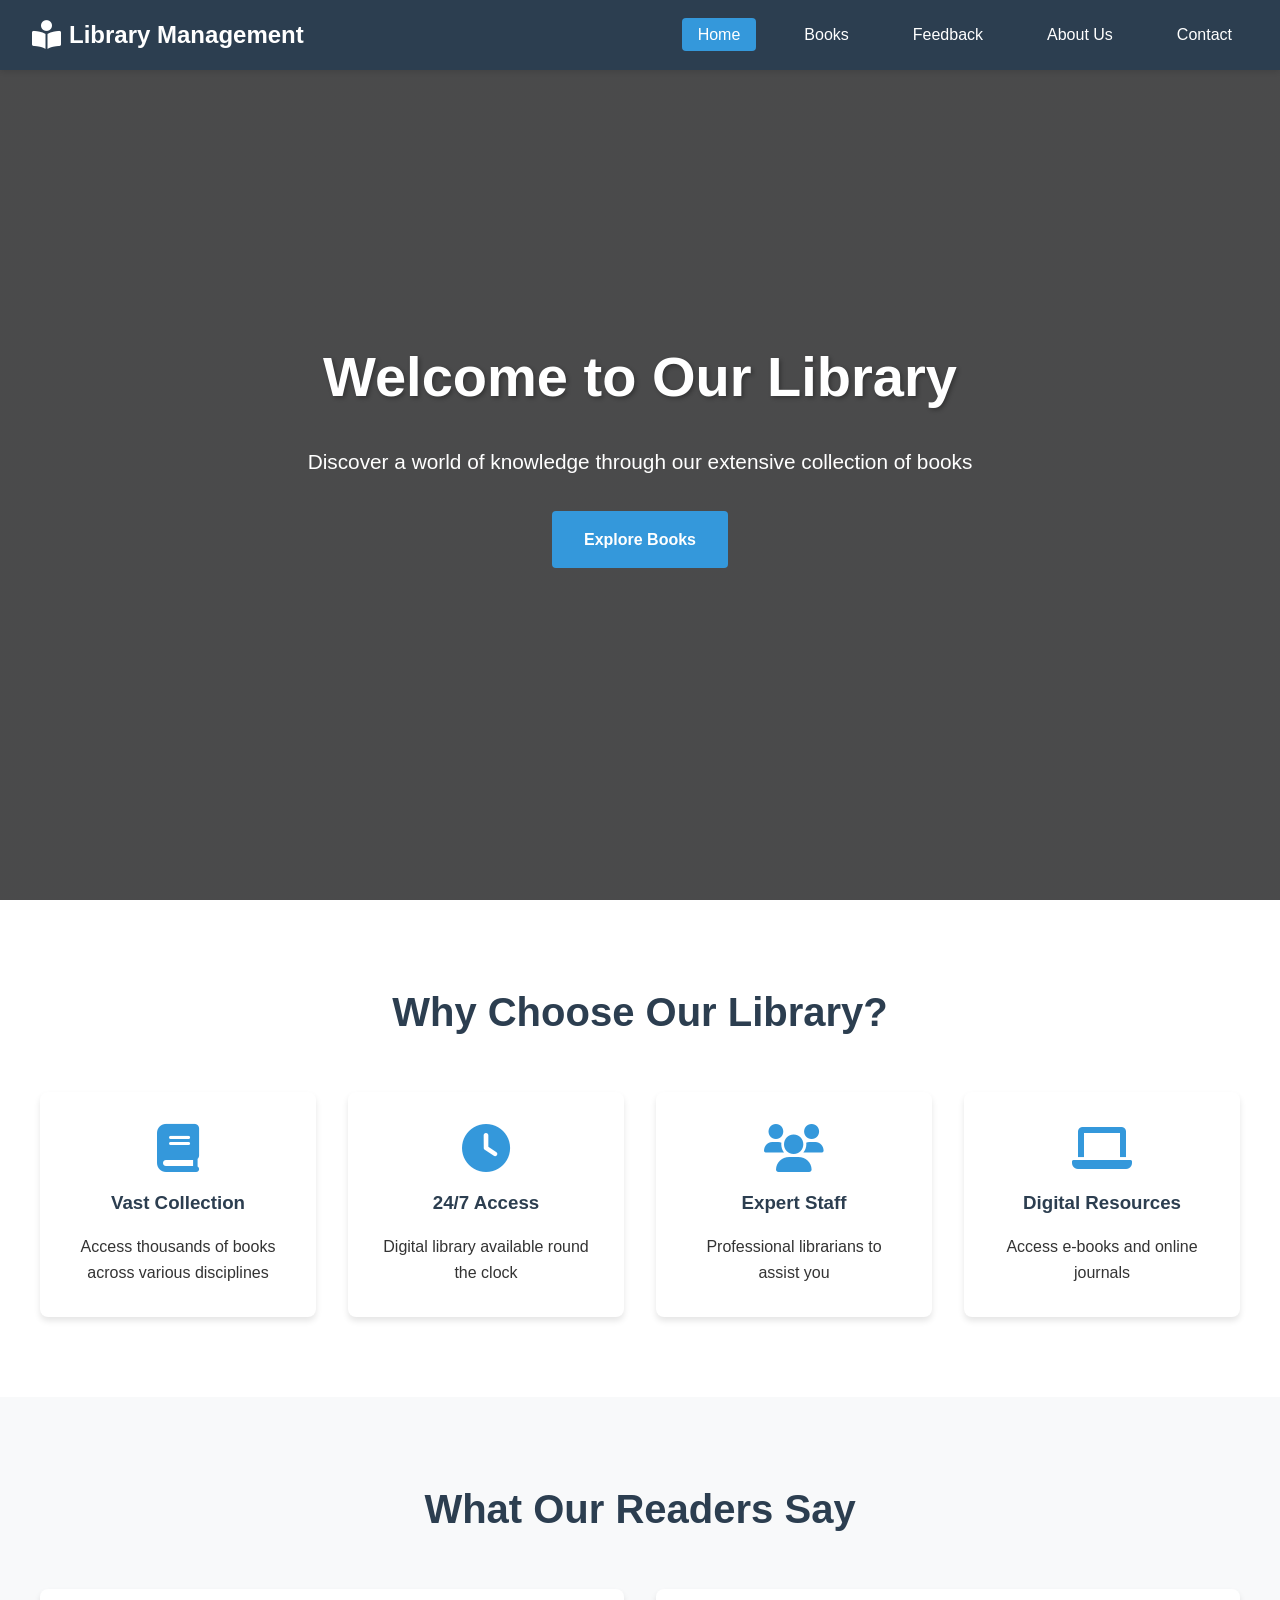
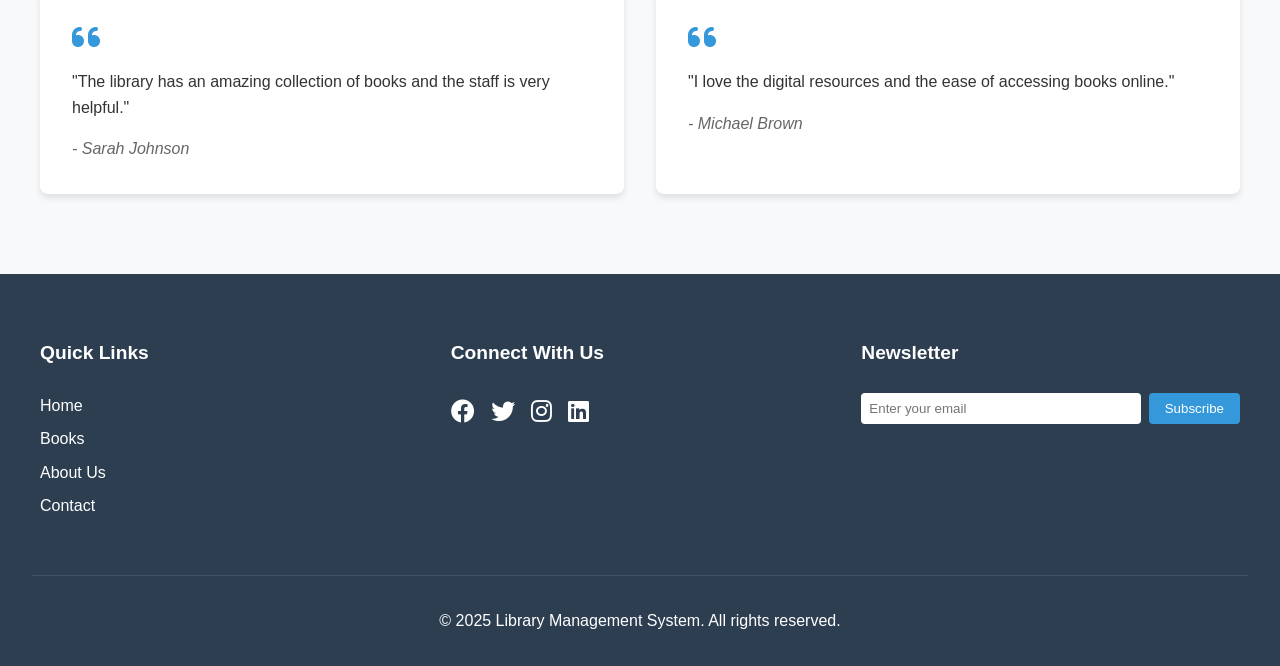
<file: index.html>
<!DOCTYPE html>
<html lang="en">
<head>
    <meta charset="UTF-8">
    <meta name="viewport" content="width=device-width, initial-scale=1.0">
    <title>Library Management System - Home</title>
    <link rel="stylesheet" href="styles.css">
    <link rel="stylesheet" href="https://cdnjs.cloudflare.com/ajax/libs/font-awesome/6.0.0/css/all.min.css">
</head>
<body>
    <nav class="navbar">
        <div class="logo">
            <i class="fas fa-book-reader"></i>
            Library Management
        </div>
        <ul class="nav-links">
            <li><a href="index.html" class="active">Home</a></li>
            <li><a href="books.html">Books</a></li>
            <li><a href="feedback.html">Feedback</a></li>
            <li><a href="about.html">About Us</a></li>
            <li><a href="contact.html">Contact</a></li>
        </ul>
    </nav>

    <section class="hero">
        <div class="hero-content">
            <h1>Welcome to Our Library</h1>
            <p>Discover a world of knowledge through our extensive collection of books</p>
            <a href="books.html" class="cta-button">Explore Books</a>
        </div>
    </section>

    <section class="features">
        <h2>Why Choose Our Library?</h2>
        <div class="features-grid">
            <div class="feature-card">
                <i class="fas fa-book"></i>
                <h3>Vast Collection</h3>
                <p>Access thousands of books across various disciplines</p>
            </div>
            <div class="feature-card">
                <i class="fas fa-clock"></i>
                <h3>24/7 Access</h3>
                <p>Digital library available round the clock</p>
            </div>
            <div class="feature-card">
                <i class="fas fa-users"></i>
                <h3>Expert Staff</h3>
                <p>Professional librarians to assist you</p>
            </div>
            <div class="feature-card">
                <i class="fas fa-laptop"></i>
                <h3>Digital Resources</h3>
                <p>Access e-books and online journals</p>
            </div>
        </div>
    </section>


    <section class="testimonials">
        <h2>What Our Readers Say</h2>
        <div class="testimonial-grid">
            <div class="testimonial-card">
                <i class="fas fa-quote-left"></i>
                <p>"The library has an amazing collection of books and the staff is very helpful."</p>
                <div class="testimonial-author">- Sarah Johnson</div>
            </div>
            <div class="testimonial-card">
                <i class="fas fa-quote-left"></i>
                <p>"I love the digital resources and the ease of accessing books online."</p>
                <div class="testimonial-author">- Michael Brown</div>
            </div>
        </div>
    </section>

    <footer>
        <div class="footer-content">
            <div class="footer-section">
                <h3>Quick Links</h3>
                <ul>
                    <li><a href="index.html">Home</a></li>
                    <li><a href="books.html">Books</a></li>
                    <li><a href="about.html">About Us</a></li>
                    <li><a href="contact.html">Contact</a></li>
                </ul>
            </div>
            <div class="footer-section">
                <h3>Connect With Us</h3>
                <div class="social-links">
                    <a href="https://www.facebook.com/login.php/"><i class="fab fa-facebook"></i></a>
                    <a href="https://x.com/i/flow/login"><i class="fab fa-twitter"></i></a>
                    <a href="https://www.instagram.com/accounts/login/?hl=en"><i class="fab fa-instagram"></i></a>
                    <a href="https://www.linkedin.com/login"><i class="fab fa-linkedin"></i></a>
                </div>
            </div>
            <div class="footer-section">
                <h3>Newsletter</h3>
                <form class="newsletter-form">
                    <input type="email" placeholder="Enter your email">
                    <button type="submit">Subscribe</button>
                </form>
            </div>
        </div>
        <div class="footer-bottom">
            <p>&copy; 2025 Library Management System. All rights reserved.</p>
        </div>
    </footer>
</body>
</html>
</file>
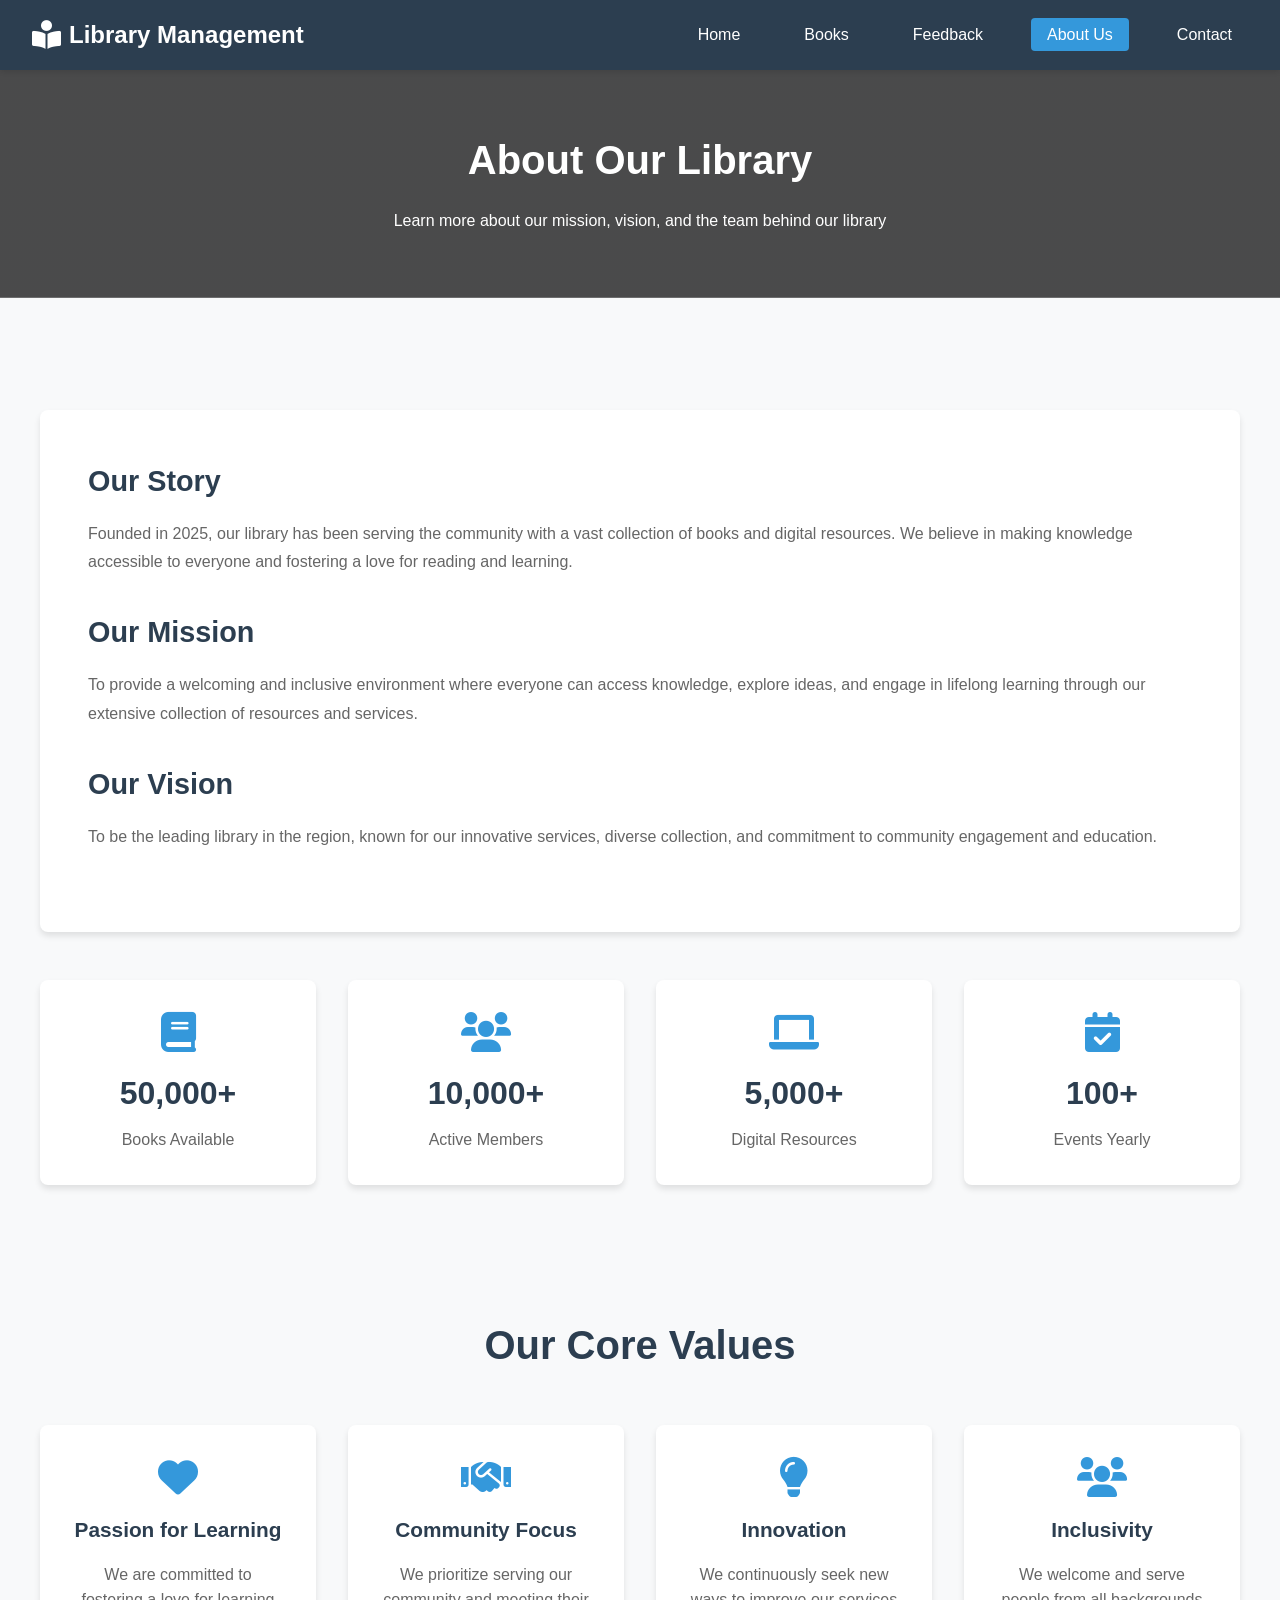
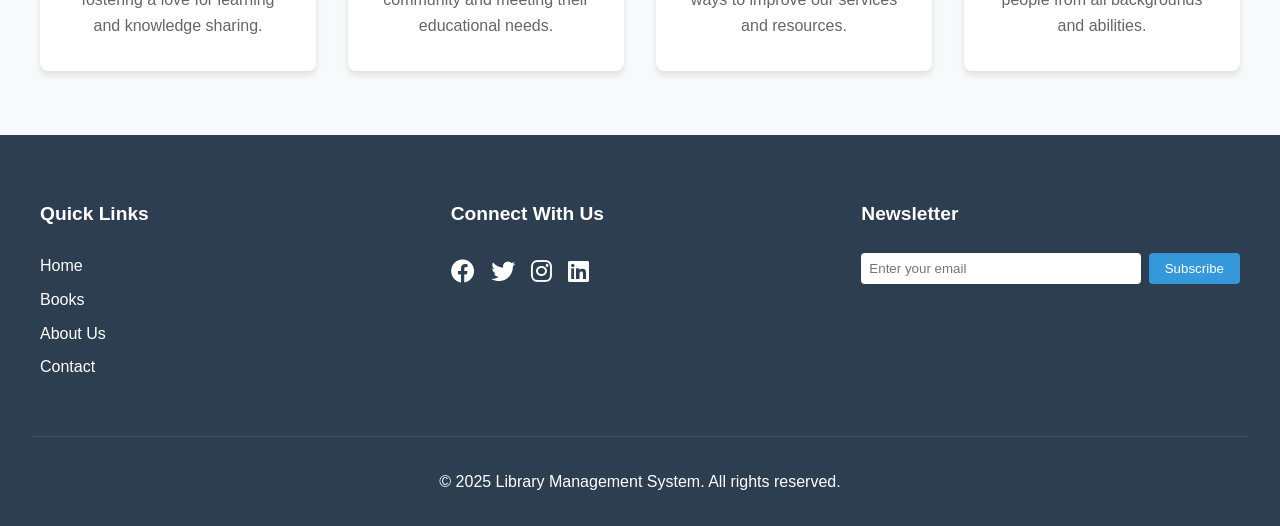
<file: about.html>
<!DOCTYPE html>
<html lang="en">
<head>
    <meta charset="UTF-8">
    <meta name="viewport" content="width=device-width, initial-scale=1.0">
    <title>Library Management System - About Us</title>
    <link rel="stylesheet" href="styles.css">
    <link rel="stylesheet" href="https://cdnjs.cloudflare.com/ajax/libs/font-awesome/6.0.0/css/all.min.css">
</head>
<body>
    <nav class="navbar">
        <div class="logo">
            <i class="fas fa-book-reader"></i>
            Library Management
        </div>
        <ul class="nav-links">
            <li><a href="index.html">Home</a></li>
            <li><a href="books.html">Books</a></li>
            <li><a href="feedback.html">Feedback</a></li>
            <li><a href="about.html" class="active">About Us</a></li>
            <li><a href="contact.html">Contact</a></li>
        </ul>
    </nav>

    <section class="page-header">
        <h1>About Our Library</h1>
        <p>Learn more about our mission, vision, and the team behind our library</p>
    </section>

    <section class="about-section">
        <div class="about-container">
            <div class="about-content">
                <h2>Our Story</h2>
                <p>Founded in 2025, our library has been serving the community with a vast collection of books and digital resources. We believe in making knowledge accessible to everyone and fostering a love for reading and learning.</p>
                
                <h2>Our Mission</h2>
                <p>To provide a welcoming and inclusive environment where everyone can access knowledge, explore ideas, and engage in lifelong learning through our extensive collection of resources and services.</p>

                <h2>Our Vision</h2>
                <p>To be the leading library in the region, known for our innovative services, diverse collection, and commitment to community engagement and education.</p>
            </div>

            <div class="stats-grid">
                <div class="stat-card">
                    <i class="fas fa-book"></i>
                    <h3>50,000+</h3>
                    <p>Books Available</p>
                </div>
                <div class="stat-card">
                    <i class="fas fa-users"></i>
                    <h3>10,000+</h3>
                    <p>Active Members</p>
                </div>
                <div class="stat-card">
                    <i class="fas fa-laptop"></i>
                    <h3>5,000+</h3>
                    <p>Digital Resources</p>
                </div>
                <div class="stat-card">
                    <i class="fas fa-calendar-check"></i>
                    <h3>100+</h3>
                    <p>Events Yearly</p>
                </div>
            </div>
        </div>
    </section>
    
    <section class="values-section">
        <h2>Our Core Values</h2>
        <div class="values-grid">
            <div class="value-card">
                <i class="fas fa-heart"></i>
                <h3>Passion for Learning</h3>
                <p>We are committed to fostering a love for learning and knowledge sharing.</p>
            </div>
            <div class="value-card">
                <i class="fas fa-handshake"></i>
                <h3>Community Focus</h3>
                <p>We prioritize serving our community and meeting their educational needs.</p>
            </div>
            <div class="value-card">
                <i class="fas fa-lightbulb"></i>
                <h3>Innovation</h3>
                <p>We continuously seek new ways to improve our services and resources.</p>
            </div>
            <div class="value-card">
                <i class="fas fa-users"></i>
                <h3>Inclusivity</h3>
                <p>We welcome and serve people from all backgrounds and abilities.</p>
            </div>
        </div>
    </section>

    <footer>
        <div class="footer-content">
            <div class="footer-section">
                <h3>Quick Links</h3>
                <ul>
                    <li><a href="index.html">Home</a></li>
                    <li><a href="books.html">Books</a></li>
                    <li><a href="about.html">About Us</a></li>
                    <li><a href="contact.html">Contact</a></li>
                </ul>
            </div>
            <div class="footer-section">
                <h3>Connect With Us</h3>
                <div class="social-links">
                    <a href="#"><i class="fab fa-facebook"></i></a>
                    <a href="#"><i class="fab fa-twitter"></i></a>
                    <a href="#"><i class="fab fa-instagram"></i></a>
                    <a href="#"><i class="fab fa-linkedin"></i></a>
                </div>
            </div>
            <div class="footer-section">
                <h3>Newsletter</h3>
                <form class="newsletter-form">
                    <input type="email" placeholder="Enter your email">
                    <button type="submit">Subscribe</button>
                </form>
            </div>
        </div>
        <div class="footer-bottom">
            <p>&copy; 2025 Library Management System. All rights reserved.</p>
        </div>
    </footer>
</body>
</html>
</file>
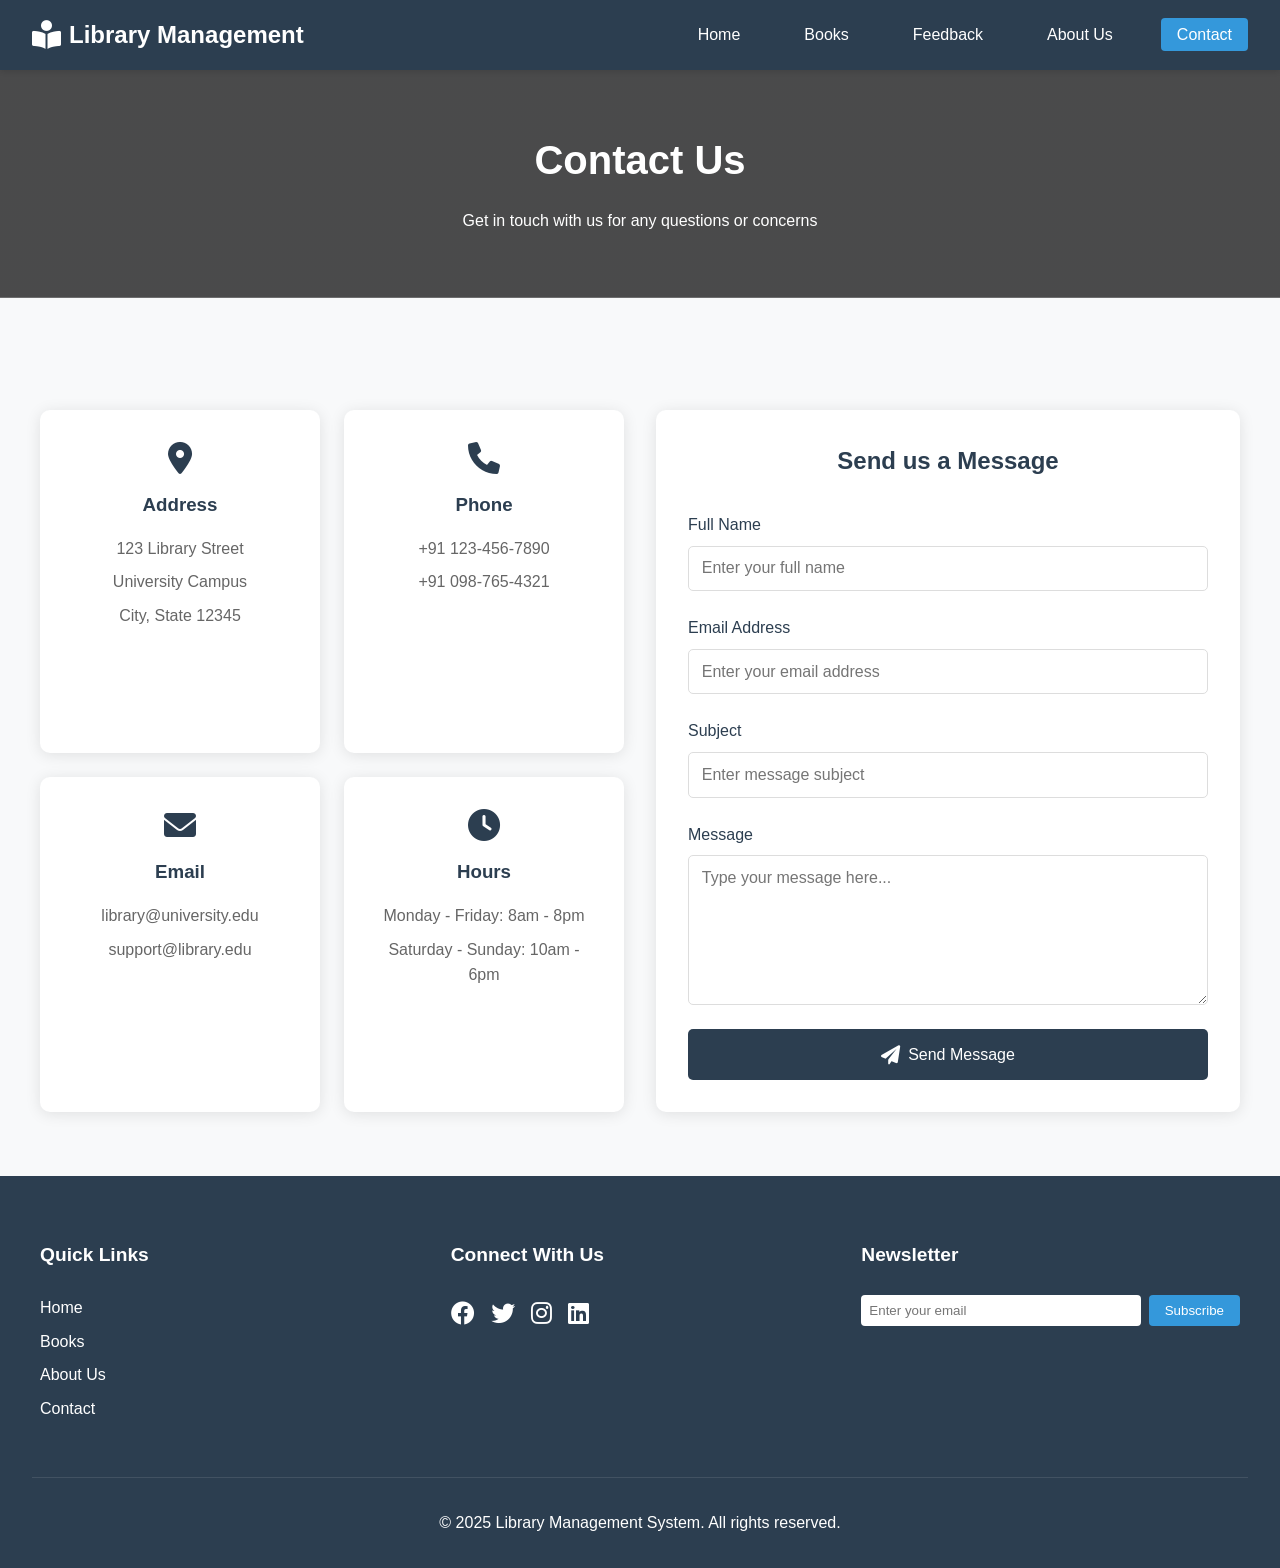
<file: contact.html>
<!DOCTYPE html>
<html lang="en">
<head>
    <meta charset="UTF-8">
    <meta name="viewport" content="width=device-width, initial-scale=1.0">
    <title>Library Management System - Contact</title>
    <link rel="stylesheet" href="styles.css">
    <link rel="stylesheet" href="https://cdnjs.cloudflare.com/ajax/libs/font-awesome/6.0.0/css/all.min.css">
</head>
<body>
    <nav class="navbar">
        <div class="logo">
            <i class="fas fa-book-reader"></i>
            Library Management
        </div>
        <ul class="nav-links">
            <li><a href="index.html">Home</a></li>
            <li><a href="books.html">Books</a></li>
            <li><a href="feedback.html">Feedback</a></li>
            <li><a href="about.html">About Us</a></li>
            <li><a href="contact.html" class="active">Contact</a></li>
        </ul>
    </nav>

    <section class="page-header">
        <h1>Contact Us</h1>
        <p>Get in touch with us for any questions or concerns</p>
    </section>

    <section class="contact-section">
        <div class="contact-container">
            <div class="contact-info">
                <div class="info-card">
                    <i class="fas fa-map-marker-alt"></i>
                    <h3>Address</h3>
                    <p>123 Library Street</p>
                    <p>University Campus</p>
                    <p>City, State 12345</p>
                </div>
                <div class="info-card">
                    <i class="fas fa-phone"></i>
                    <h3>Phone</h3>
                    <p>+91 123-456-7890</p>
                    <p>+91 098-765-4321</p>
                </div>
                <div class="info-card">
                    <i class="fas fa-envelope"></i>
                    <h3>Email</h3>
                    <p>library@university.edu</p>
                    <p>support@library.edu</p>
                </div>
                <div class="info-card">
                    <i class="fas fa-clock"></i>
                    <h3>Hours</h3>
                    <p>Monday - Friday: 8am - 8pm</p>
                    <p>Saturday - Sunday: 10am - 6pm</p>
                </div>
            </div>

            <div class="contact-form-container">
                <h2>Send us a Message</h2>
                <form class="contact-form">
                    <div class="form-group">
                        <label for="name">Full Name</label>
                        <input type="text" id="name" name="name" required placeholder="Enter your full name">
                    </div>
                    <div class="form-group">
                        <label for="email">Email Address</label>
                        <input type="email" id="email" name="email" required placeholder="Enter your email address">
                    </div>
                    <div class="form-group">
                        <label for="subject">Subject</label>
                        <input type="text" id="subject" name="subject" required placeholder="Enter message subject">
                    </div>
                    <div class="form-group">
                        <label for="message">Message</label>
                        <textarea id="message" name="message" required placeholder="Type your message here..."></textarea>
                    </div>
                    <button type="submit" class="submit-btn">
                        <i class="fas fa-paper-plane"></i>
                        Send Message
                    </button>
                </form>
            </div>
        </div>
    </section>



    <footer>
        <div class="footer-content">
            <div class="footer-section">
                <h3>Quick Links</h3>
                <ul>
                    <li><a href="index.html">Home</a></li>
                    <li><a href="books.html">Books</a></li>
                    <li><a href="about.html">About Us</a></li>
                    <li><a href="contact.html">Contact</a></li>
                </ul>
            </div>
            <div class="footer-section">
                <h3>Connect With Us</h3>
                <div class="social-links">
                    <a href="#"><i class="fab fa-facebook"></i></a>
                    <a href="#"><i class="fab fa-twitter"></i></a>
                    <a href="#"><i class="fab fa-instagram"></i></a>
                    <a href="#"><i class="fab fa-linkedin"></i></a>
                </div>
            </div>
            <div class="footer-section">
                <h3>Newsletter</h3>
                <form class="newsletter-form">
                    <input type="email" placeholder="Enter your email">
                    <button type="submit">Subscribe</button>
                </form>
            </div>
        </div>
        <div class="footer-bottom">
            <p>&copy; 2025 Library Management System. All rights reserved.</p>
        </div>
    </footer>
</body>
</html>
</file>
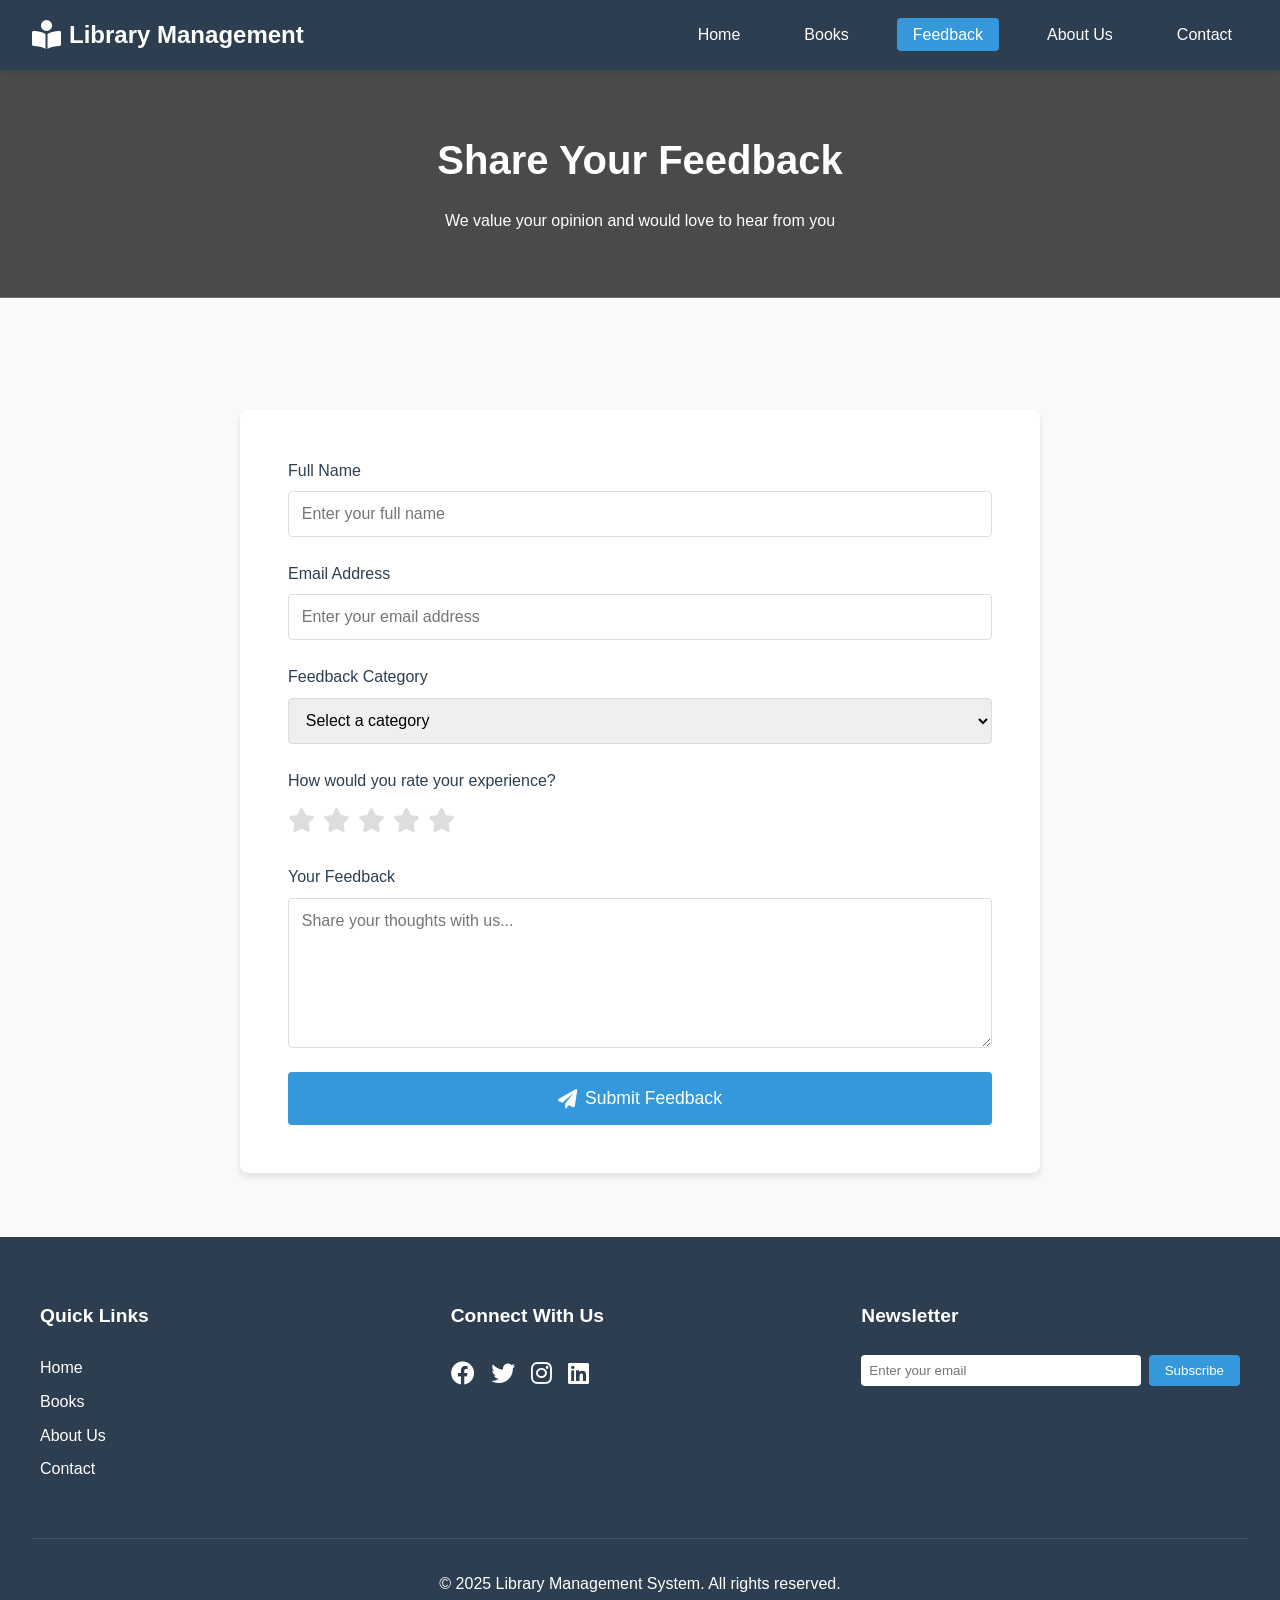
<file: feedback.html>
<!DOCTYPE html>
<html lang="en">
<head>
    <meta charset="UTF-8">
    <meta name="viewport" content="width=device-width, initial-scale=1.0">
    <title>Library Management System - Feedback</title>
    <link rel="stylesheet" href="styles.css">
    <link rel="stylesheet" href="https://cdnjs.cloudflare.com/ajax/libs/font-awesome/6.0.0/css/all.min.css">
</head>
<body>
    <nav class="navbar">
        <div class="logo">
            <i class="fas fa-book-reader"></i>
            Library Management
        </div>
        <ul class="nav-links">
            <li><a href="index.html">Home</a></li>
            <li><a href="books.html">Books</a></li>
            <li><a href="feedback.html" class="active">Feedback</a></li>
            <li><a href="about.html">About Us</a></li>
            <li><a href="contact.html">Contact</a></li>
        </ul>
    </nav>

    <section class="page-header">
        <h1>Share Your Feedback</h1>
        <p>We value your opinion and would love to hear from you</p>
    </section>

    <section class="feedback-section">
        <div class="feedback-container">
            <form class="feedback-form">
                <div class="form-group">
                    <label for="name">Full Name</label>
                    <input type="text" id="name" name="name" required placeholder="Enter your full name">
                </div>
                <div class="form-group">
                    <label for="email">Email Address</label>
                    <input type="email" id="email" name="email" required placeholder="Enter your email address">
                </div>
                <div class="form-group">
                    <label for="category">Feedback Category</label>
                    <select id="category" name="category" required>
                        <option value="">Select a category</option>
                        <option value="service">Library Services</option>
                        <option value="books">Book Collection</option>
                        <option value="facility">Facilities</option>
                        <option value="staff">Staff Behavior</option>
                        <option value="other">Other</option>
                    </select>
                </div>
                <div class="form-group">
                    <label for="rating">How would you rate your experience?</label>
                    <div class="rating">
                        <input type="radio" id="star5" name="rating" value="5">
                        <label for="star5"><i class="fas fa-star"></i></label>
                        <input type="radio" id="star4" name="rating" value="4">
                        <label for="star4"><i class="fas fa-star"></i></label>
                        <input type="radio" id="star3" name="rating" value="3">
                        <label for="star3"><i class="fas fa-star"></i></label>
                        <input type="radio" id="star2" name="rating" value="2">
                        <label for="star2"><i class="fas fa-star"></i></label>
                        <input type="radio" id="star1" name="rating" value="1">
                        <label for="star1"><i class="fas fa-star"></i></label>
                    </div>
                </div>
                <div class="form-group">
                    <label for="message">Your Feedback</label>
                    <textarea id="message" name="message" required placeholder="Share your thoughts with us..."></textarea>
                </div>
                <button type="submit" class="submit-btn">
                    <i class="fas fa-paper-plane"></i>
                    Submit Feedback
                </button>
            </form>
        </div>
    </section>

    <footer>
        <div class="footer-content">
            <div class="footer-section">
                <h3>Quick Links</h3>
                <ul>
                    <li><a href="index.html">Home</a></li>
                    <li><a href="books.html">Books</a></li>
                    <li><a href="about.html">About Us</a></li>
                    <li><a href="contact.html">Contact</a></li>
                </ul>
            </div>
            <div class="footer-section">
                <h3>Connect With Us</h3>
                <div class="social-links">
                    <a href="#"><i class="fab fa-facebook"></i></a>
                    <a href="#"><i class="fab fa-twitter"></i></a>
                    <a href="#"><i class="fab fa-instagram"></i></a>
                    <a href="#"><i class="fab fa-linkedin"></i></a>
                </div>
            </div>
            <div class="footer-section">
                <h3>Newsletter</h3>
                <form class="newsletter-form">
                    <input type="email" placeholder="Enter your email">
                    <button type="submit">Subscribe</button>
                </form>
            </div>
        </div>
        <div class="footer-bottom">
            <p>&copy; 2025 Library Management System. All rights reserved.</p>
        </div>
    </footer>
</body>
</html>
</file>
<file: styles.css>
/* Reset and base styles */
* {
    margin: 0;
    padding: 0;
    box-sizing: border-box;
    font-family: 'Arial', sans-serif;
}

body {
    line-height: 1.6;
    color: #333;
    background-color: #f8f9fa;
}

/* Navbar styles */
.navbar {
    background-color: #2c3e50;
    padding: 1rem 2rem;
    position: fixed;
    width: 100%;
    top: 0;
    z-index: 1000;
    display: flex;
    justify-content: space-between;
    align-items: center;
    box-shadow: 0 2px 5px rgba(0,0,0,0.1);
}

.logo {
    color: white;
    font-size: 1.5rem;
    font-weight: bold;
    display: flex;
    align-items: center;
    gap: 0.5rem;
}

.logo i {
    font-size: 1.8rem;
}

.nav-links {
    display: flex;
    list-style: none;
    gap: 2rem;
}

.nav-links a {
    color: white;
    text-decoration: none;
    font-weight: 500;
    transition: all 0.3s ease;
    padding: 0.5rem 1rem;
    border-radius: 4px;
}

.nav-links a:hover, .nav-links a.active {
    background-color: #3498db;
    color: white;
}

/* Hero section */
.hero {
    background: linear-gradient(rgba(0,0,0,0.7), rgba(0,0,0,0.7)), url('https://images.unsplash.com/photo-1507842217343-583bb7270b66?ixlib=rb-1.2.1&auto=format&fit=crop&w=1350&q=80');
    background-size: cover;
    background-position: center;
    height: 100vh;
    display: flex;
    flex-direction: column;
    justify-content: center;
    align-items: center;
    text-align: center;
    color: white;
    padding: 0 1rem;
    margin-top: 0;
}

.hero-content {
    max-width: 800px;
}

.hero h1 {
    font-size: 3.5rem;
    margin-bottom: 1.5rem;
    text-shadow: 2px 2px 4px rgba(0,0,0,0.3);
}

.hero p {
    font-size: 1.3rem;
    margin-bottom: 2rem;
}

.cta-button {
    display: inline-block;
    padding: 1rem 2rem;
    background-color: #3498db;
    color: white;
    text-decoration: none;
    border-radius: 4px;
    font-weight: bold;
    transition: all 0.3s ease;
}

.cta-button:hover {
    background-color: #2980b9;
    transform: translateY(-2px);
}

/* Features section */
.features {
    padding: 5rem 2rem;
    background-color: white;
}

.features h2 {
    text-align: center;
    margin-bottom: 3rem;
    color: #2c3e50;
    font-size: 2.5rem;
}

.features-grid {
    display: grid;
    grid-template-columns: repeat(auto-fit, minmax(250px, 1fr));
    gap: 2rem;
    max-width: 1200px;
    margin: 0 auto;
}

.feature-card {
    text-align: center;
    padding: 2rem;
    background: white;
    border-radius: 8px;
    box-shadow: 0 4px 6px rgba(0,0,0,0.1);
    transition: transform 0.3s ease;
}

.feature-card:hover {
    transform: translateY(-10px);
}

.feature-card i {
    font-size: 3rem;
    color: #3498db;
    margin-bottom: 1rem;
}

.feature-card h3 {
    color: #2c3e50;
    margin-bottom: 1rem;
}

/* Books section */
.page-header {
    background: linear-gradient(rgba(0,0,0,0.7), rgba(0,0,0,0.7)), url('https://images.unsplash.com/photo-1507842217343-583bb7270b66?ixlib=rb-1.2.1&auto=format&fit=crop&w=1350&q=80');
    background-size: cover;
    background-position: center;
    color: white;
    text-align: center;
    padding: 8rem 2rem 4rem;
    margin-bottom: 3rem;
}

.page-header h1 {
    font-size: 2.5rem;
    margin-bottom: 1rem;
}

.books-section {
    padding: 2rem;
    max-width: 1200px;
    margin: 0 auto;
}

.department {
    margin-bottom: 4rem;
}

.department h2 {
    color: #2c3e50;
    margin-bottom: 2rem;
    text-align: center;
    font-size: 2rem;
}

.book-grid {
    display: grid;
    grid-template-columns: repeat(auto-fit, minmax(250px, 1fr));
    gap: 2rem;
}

.book-card {
    background: white;
    border-radius: 8px;
    overflow: hidden;
    box-shadow: 0 4px 6px rgba(0,0,0,0.1);
    transition: transform 0.3s ease;
}

.book-card:hover {
    transform: translateY(-5px);
}

.book-card img {
    width: 100%;
    height: 300px;
    object-fit: cover;
}

.book-card h4 {
    padding: 1rem;
    color: #2c3e50;
    font-size: 1.2rem;
}

.book-card p {
    padding: 0 1rem;
    color: #666;
}

.book-details {
    padding: 1rem;
    display: flex;
    justify-content: space-between;
    align-items: center;
    border-top: 1px solid #eee;
}

.availability {
    padding: 0.3rem 0.8rem;
    border-radius: 20px;
    font-size: 0.9rem;
}

.available {
    background-color: #2ecc71;
    color: white;
}

.unavailable {
    background-color: #e74c3c;
    color: white;
}

.borrow-btn {
    padding: 0.5rem 1rem;
    background-color: #3498db;
    color: white;
    border: none;
    border-radius: 4px;
    cursor: pointer;
    transition: background-color 0.3s ease;
}

.borrow-btn:hover:not([disabled]) {
    background-color: #2980b9;
}

.borrow-btn[disabled] {
    background-color: #bdc3c7;
    cursor: not-allowed;
}

/* Testimonials section */
.testimonials {
    padding: 5rem 2rem;
    background-color: #f8f9fa;
}

.testimonials h2 {
    text-align: center;
    margin-bottom: 3rem;
    color: #2c3e50;
    font-size: 2.5rem;
}

.testimonial-grid {
    display: grid;
    grid-template-columns: repeat(auto-fit, minmax(300px, 1fr));
    gap: 2rem;
    max-width: 1200px;
    margin: 0 auto;
}

.testimonial-card {
    background: white;
    padding: 2rem;
    border-radius: 8px;
    box-shadow: 0 4px 6px rgba(0,0,0,0.1);
}

.testimonial-card i {
    color: #3498db;
    font-size: 2rem;
    margin-bottom: 1rem;
}

.testimonial-author {
    margin-top: 1rem;
    color: #666;
    font-style: italic;
}

/* Footer */
footer {
    background-color: #2c3e50;
    color: white;
    padding: 4rem 2rem 2rem;
}

.footer-content {
    display: grid;
    grid-template-columns: repeat(auto-fit, minmax(250px, 1fr));
    gap: 2rem;
    max-width: 1200px;
    margin: 0 auto;
}

.footer-section h3 {
    margin-bottom: 1.5rem;
    font-size: 1.2rem;
}

.footer-section ul {
    list-style: none;
}

.footer-section ul li {
    margin-bottom: 0.5rem;
}

.footer-section a {
    color: white;
    text-decoration: none;
    transition: color 0.3s ease;
}

.footer-section a:hover {
    color: #3498db;
}

.social-links {
    display: flex;
    gap: 1rem;
}

.social-links a {
    color: white;
    font-size: 1.5rem;
    transition: color 0.3s ease;
}

.social-links a:hover {
    color: #3498db;
}

.newsletter-form {
    display: flex;
    gap: 0.5rem;
}

.newsletter-form input {
    padding: 0.5rem;
    border: none;
    border-radius: 4px;
    flex: 1;
}

.newsletter-form button {
    padding: 0.5rem 1rem;
    background-color: #3498db;
    color: white;
    border: none;
    border-radius: 4px;
    cursor: pointer;
    transition: background-color 0.3s ease;
}

.newsletter-form button:hover {
    background-color: #2980b9;
}

.footer-bottom {
    text-align: center;
    margin-top: 3rem;
    padding-top: 2rem;
    border-top: 1px solid rgba(255,255,255,0.1);
}

/* Responsive design */
@media (max-width: 768px) {
    .navbar {
        flex-direction: column;
        padding: 1rem;
    }

    .nav-links {
        margin-top: 1rem;
        gap: 1rem;
        flex-wrap: wrap;
        justify-content: center;
    }

    .hero h1 {
        font-size: 2.5rem;
    }

    .features-grid,
    .book-grid,
    .testimonial-grid {
        grid-template-columns: 1fr;
    }

    .footer-content {
        grid-template-columns: 1fr;
        text-align: center;
    }

    .social-links {
        justify-content: center;
    }

    .newsletter-form {
        flex-direction: column;
    }
}

/* Feedback section */
.feedback-section {
    padding: 4rem 2rem;
    background-color: #f8f9fa;
}

.feedback-container {
    max-width: 800px;
    margin: 0 auto;
    background: white;
    padding: 3rem;
    border-radius: 8px;
    box-shadow: 0 4px 6px rgba(0,0,0,0.1);
}

.feedback-form {
    display: flex;
    flex-direction: column;
    gap: 1.5rem;
}

.form-group {
    display: flex;
    flex-direction: column;
    gap: 0.5rem;
}

.form-group label {
    color: #2c3e50;
    font-weight: 500;
}

.form-group input,
.form-group select,
.form-group textarea {
    padding: 0.8rem;
    border: 1px solid #ddd;
    border-radius: 4px;
    font-size: 1rem;
    transition: border-color 0.3s ease;
}

.form-group input:focus,
.form-group select:focus,
.form-group textarea:focus {
    outline: none;
    border-color: #3498db;
}

.form-group textarea {
    height: 150px;
    resize: vertical;
}

/* Rating system */
.rating {
    display: flex;
    flex-direction: row-reverse;
    justify-content: flex-end;
    gap: 0.5rem;
}

.rating input {
    display: none;
}

.rating label {
    cursor: pointer;
    font-size: 1.5rem;
    color: #ddd;
    transition: color 0.3s ease;
}

.rating label:hover,
.rating label:hover ~ label,
.rating input:checked ~ label {
    color: #f1c40f;
}

.submit-btn {
    display: flex;
    align-items: center;
    justify-content: center;
    gap: 0.5rem;
    padding: 1rem 2rem;
    background-color: #3498db;
    color: white;
    border: none;
    border-radius: 4px;
    font-size: 1.1rem;
    cursor: pointer;
    transition: all 0.3s ease;
}

.submit-btn:hover {
    background-color: #2980b9;
    transform: translateY(-2px);
}

.submit-btn i {
    font-size: 1.2rem;
}

/* About section */
.about-section {
    padding: 4rem 2rem;
    background-color: #f8f9fa;
}

.about-container {
    max-width: 1200px;
    margin: 0 auto;
}

.about-content {
    background: white;
    padding: 3rem;
    border-radius: 8px;
    box-shadow: 0 4px 6px rgba(0,0,0,0.1);
    margin-bottom: 3rem;
}

.about-content h2 {
    color: #2c3e50;
    margin-bottom: 1rem;
    font-size: 1.8rem;
}

.about-content p {
    margin-bottom: 2rem;
    line-height: 1.8;
    color: #666;
}

.stats-grid {
    display: grid;
    grid-template-columns: repeat(auto-fit, minmax(200px, 1fr));
    gap: 2rem;
    margin-top: 3rem;
}

.stat-card {
    background: white;
    padding: 2rem;
    border-radius: 8px;
    text-align: center;
    box-shadow: 0 4px 6px rgba(0,0,0,0.1);
    transition: transform 0.3s ease;
}

.stat-card:hover {
    transform: translateY(-5px);
}

.stat-card i {
    font-size: 2.5rem;
    color: #3498db;
    margin-bottom: 1rem;
}

.stat-card h3 {
    font-size: 2rem;
    color: #2c3e50;
    margin-bottom: 0.5rem;
}

.stat-card p {
    color: #666;
}

/* Team section */
.team-section {
    padding: 4rem 2rem;
    background-color: white;
}

.team-section h2 {
    text-align: center;
    color: #2c3e50;
    margin-bottom: 3rem;
    font-size: 2.5rem;
}

.team-grid {
    display: grid;
    grid-template-columns: repeat(auto-fit, minmax(250px, 1fr));
    gap: 2rem;
    max-width: 1200px;
    margin: 0 auto;
}

.team-card {
    background: white;
    border-radius: 8px;
    overflow: hidden;
    box-shadow: 0 4px 6px rgba(0,0,0,0.1);
    text-align: center;
    transition: transform 0.3s ease;
}

.team-card:hover {
    transform: translateY(-5px);
}

.team-card img {
    width: 100%;
    height: 300px;
    object-fit: cover;
}

.team-card h3 {
    color: #2c3e50;
    margin: 1rem 0 0.5rem;
    font-size: 1.3rem;
}

.team-card p {
    color: #666;
    margin-bottom: 1rem;
}

.team-card .social-links {
    padding: 1rem;
    background-color: #f8f9fa;
}

.team-card .social-links a {
    color: #2c3e50;
    font-size: 1.2rem;
    margin: 0 0.5rem;
    transition: color 0.3s ease;
}

.team-card .social-links a:hover {
    color: #3498db;
}

/* Values section */
.values-section {
    padding: 4rem 2rem;
    background-color: #f8f9fa;
}

.values-section h2 {
    text-align: center;
    color: #2c3e50;
    margin-bottom: 3rem;
    font-size: 2.5rem;
}

.values-grid {
    display: grid;
    grid-template-columns: repeat(auto-fit, minmax(250px, 1fr));
    gap: 2rem;
    max-width: 1200px;
    margin: 0 auto;
}

.value-card {
    background: white;
    padding: 2rem;
    border-radius: 8px;
    text-align: center;
    box-shadow: 0 4px 6px rgba(0,0,0,0.1);
    transition: transform 0.3s ease;
}

.value-card:hover {
    transform: translateY(-5px);
}

.value-card i {
    font-size: 2.5rem;
    color: #3498db;
    margin-bottom: 1rem;
}

.value-card h3 {
    color: #2c3e50;
    margin-bottom: 1rem;
    font-size: 1.3rem;
}

.value-card p {
    color: #666;
    line-height: 1.6;
}

/* Contact Page Styles */
.contact-section {
    padding: 4rem 2rem;
    background-color: #f8f9fa;
}

.contact-container {
    max-width: 1200px;
    margin: 0 auto;
    display: grid;
    grid-template-columns: 1fr 1fr;
    gap: 2rem;
}

.contact-info {
    display: grid;
    grid-template-columns: repeat(2, 1fr);
    gap: 1.5rem;
}

.info-card {
    background: white;
    padding: 2rem;
    border-radius: 10px;
    box-shadow: 0 2px 15px rgba(0, 0, 0, 0.1);
    text-align: center;
    transition: transform 0.3s ease;
}

.info-card:hover {
    transform: translateY(-5px);
}

.info-card i {
    font-size: 2rem;
    color: #2c3e50;
    margin-bottom: 1rem;
}

.info-card h3 {
    color: #2c3e50;
    margin-bottom: 1rem;
}

.info-card p {
    color: #666;
    margin: 0.5rem 0;
}

.contact-form-container {
    background: white;
    padding: 2rem;
    border-radius: 10px;
    box-shadow: 0 2px 15px rgba(0, 0, 0, 0.1);
}

.contact-form-container h2 {
    color: #2c3e50;
    margin-bottom: 2rem;
    text-align: center;
}

.contact-form {
    display: flex;
    flex-direction: column;
    gap: 1.5rem;
}

.contact-form .form-group {
    display: flex;
    flex-direction: column;
    gap: 0.5rem;
}

.contact-form label {
    color: #2c3e50;
    font-weight: 500;
}

.contact-form input,
.contact-form textarea {
    padding: 0.8rem;
    border: 1px solid #ddd;
    border-radius: 5px;
    font-size: 1rem;
    transition: border-color 0.3s ease;
}

.contact-form input:focus,
.contact-form textarea:focus {
    border-color: #2c3e50;
    outline: none;
}

.contact-form textarea {
    height: 150px;
    resize: vertical;
}

.contact-form .submit-btn {
    background-color: #2c3e50;
    color: white;
    padding: 1rem;
    border: none;
    border-radius: 5px;
    font-size: 1rem;
    cursor: pointer;
    display: flex;
    align-items: center;
    justify-content: center;
    gap: 0.5rem;
    transition: background-color 0.3s ease, transform 0.3s ease;
}

.contact-form .submit-btn:hover {
    background-color: #34495e;
    transform: translateY(-2px);
}

.map-section {
    padding: 4rem 2rem;
    background-color: white;
}

.map-section h2 {
    text-align: center;
    color: #2c3e50;
    margin-bottom: 2rem;
}

.map-container {
    max-width: 1200px;
    margin: 0 auto;
    border-radius: 10px;
    overflow: hidden;
    box-shadow: 0 2px 15px rgba(0, 0, 0, 0.1);
}

/* Responsive Design for Contact Page */
@media (max-width: 768px) {
    .contact-container {
        grid-template-columns: 1fr;
    }

    .contact-info {
        grid-template-columns: 1fr;
    }

    .info-card {
        padding: 1.5rem;
    }
}
</file>
